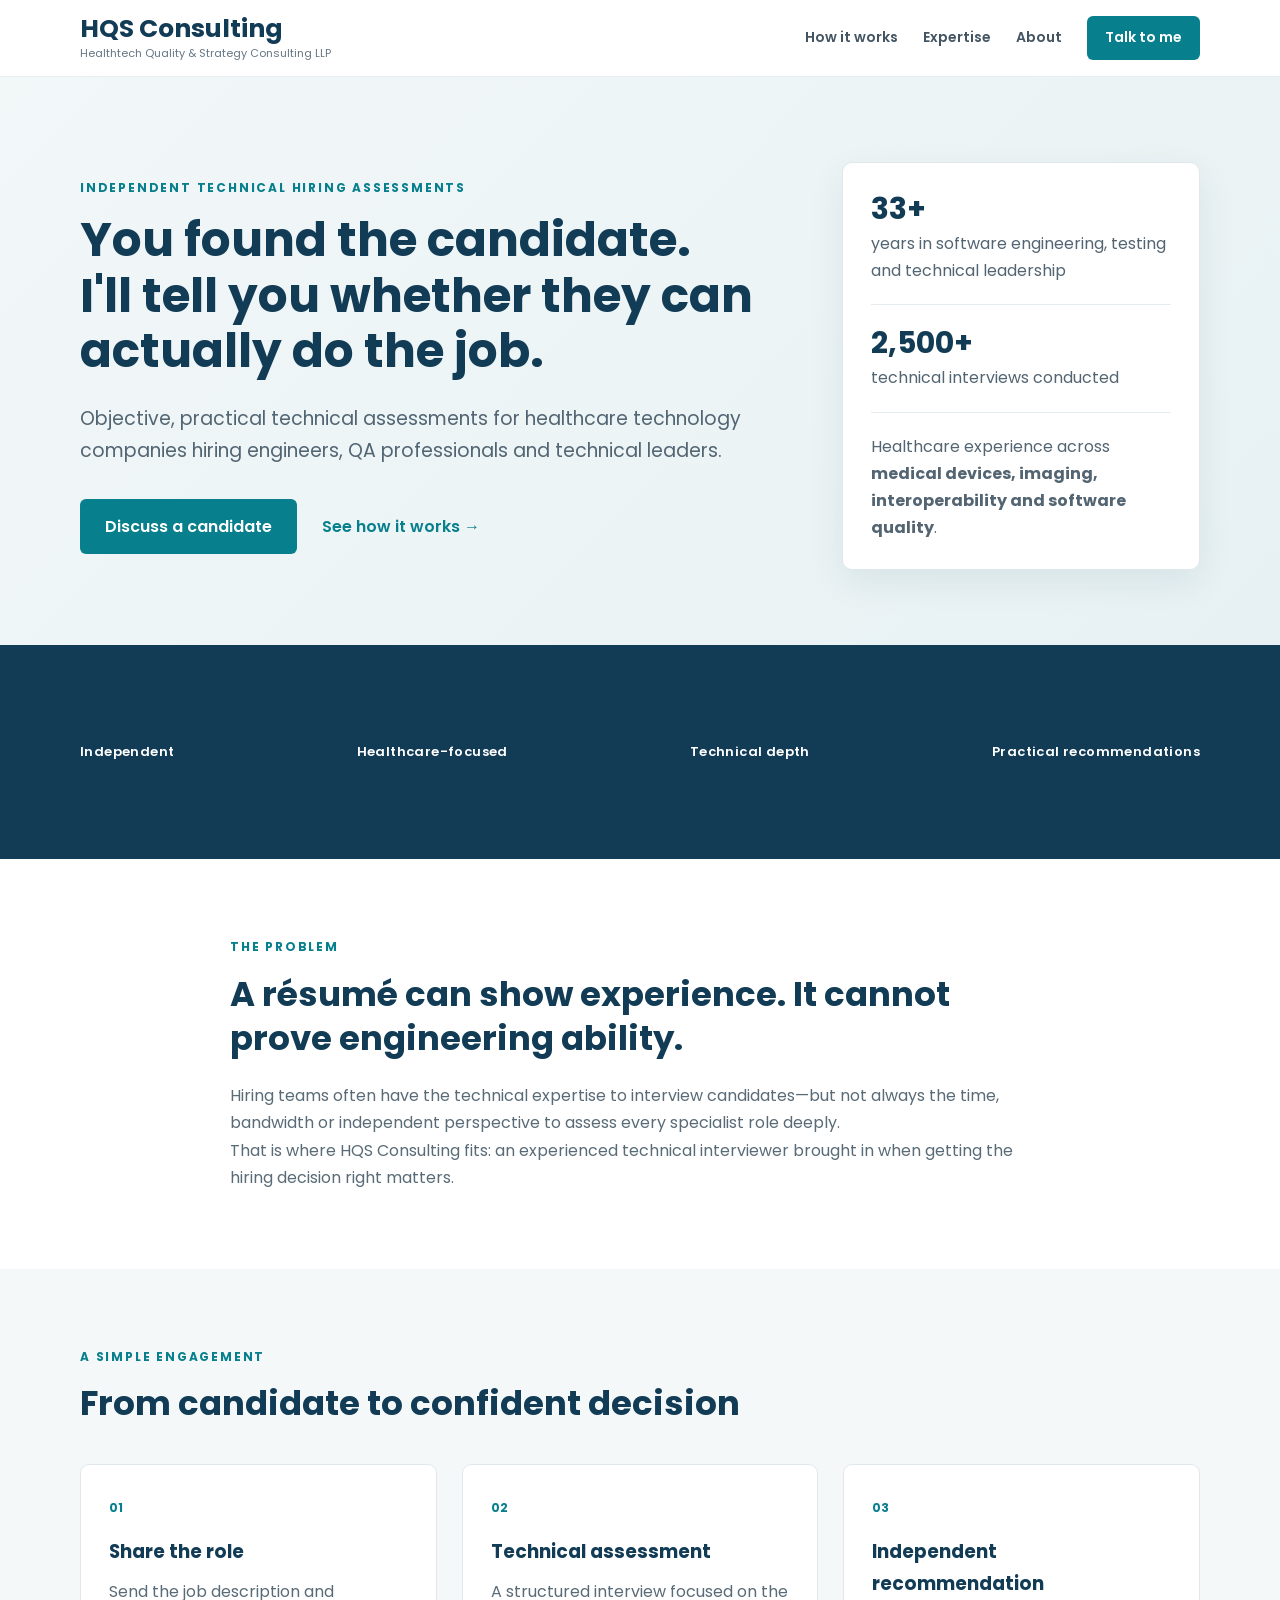
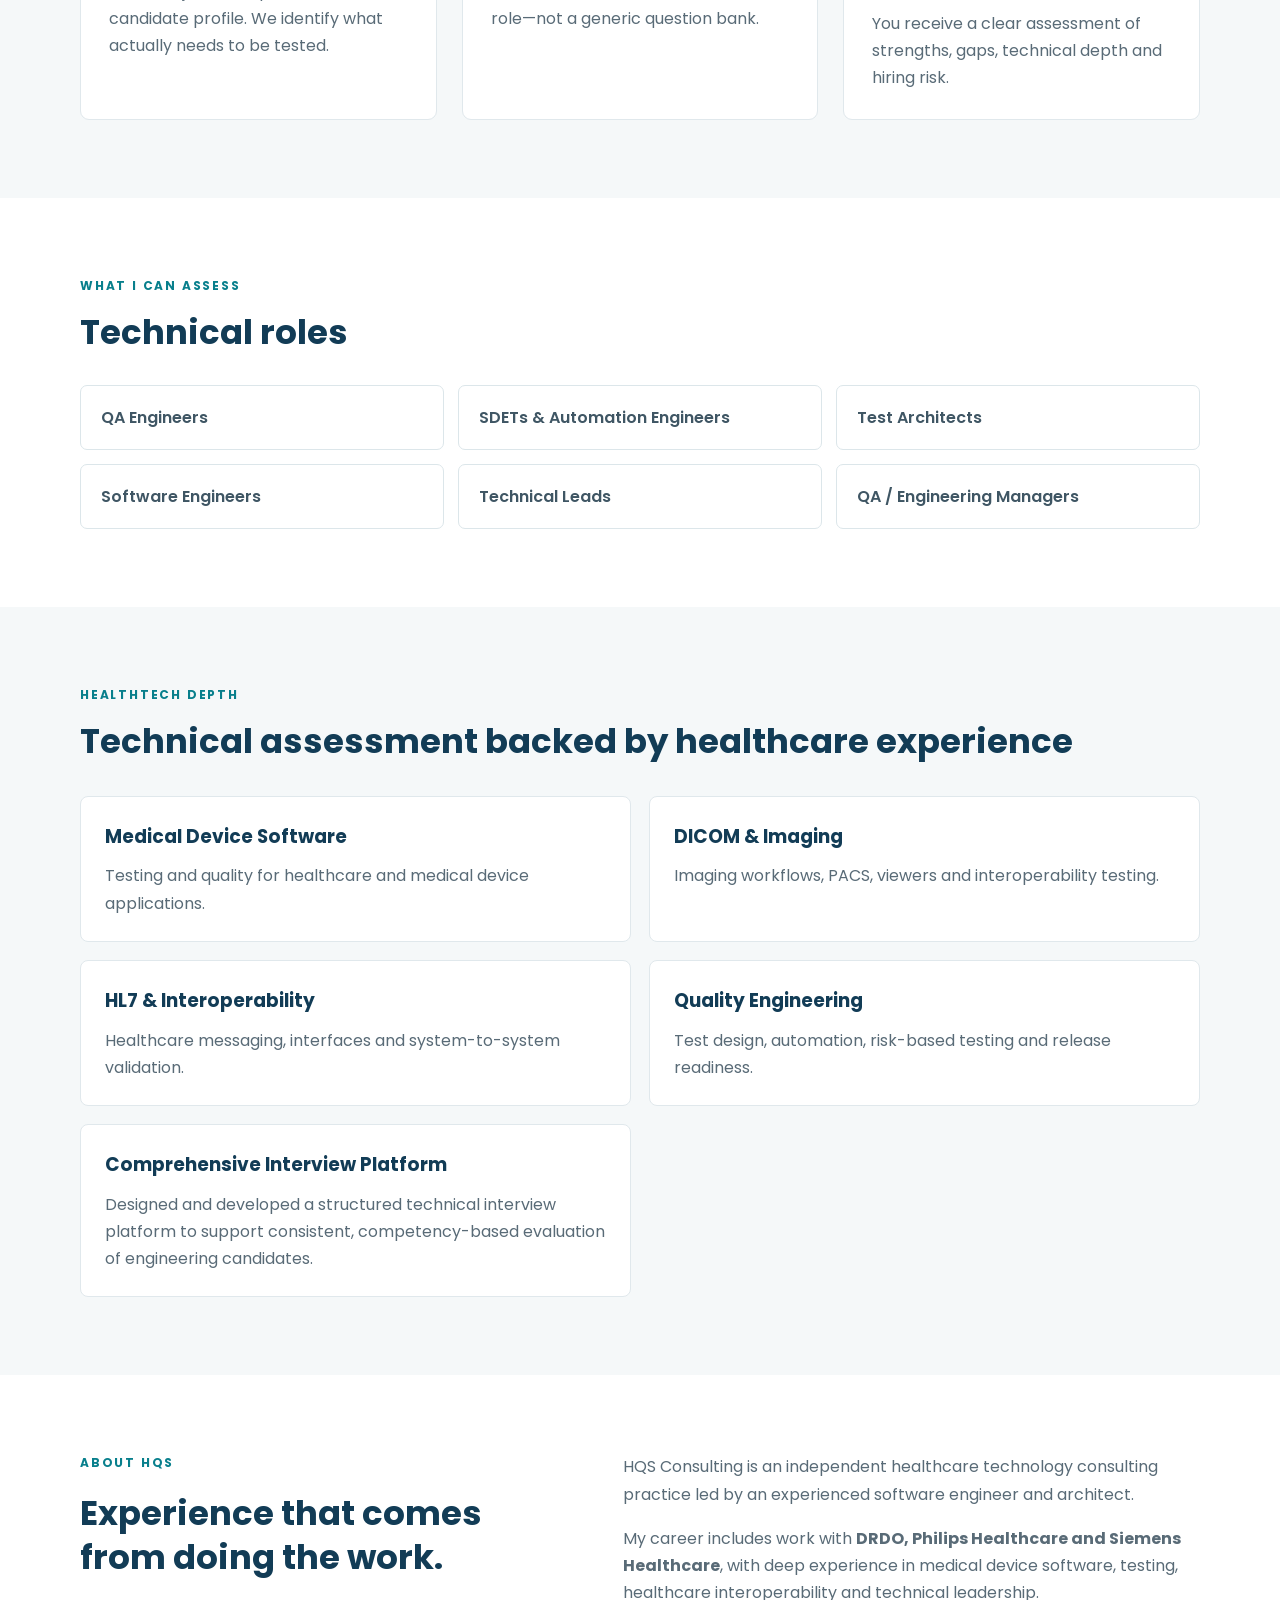
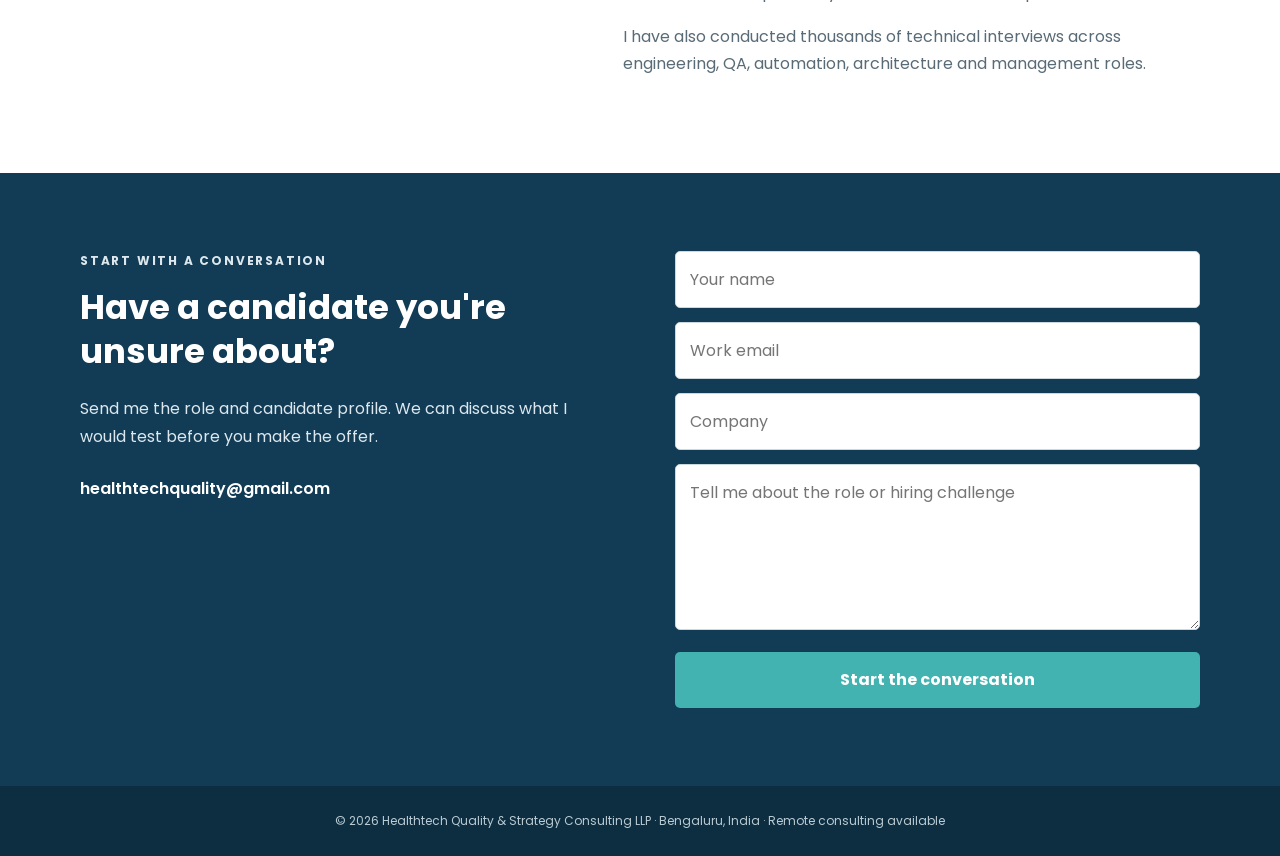
<file: index.html>
<!DOCTYPE html>
<html lang="en">
<head>
<meta charset="UTF-8">
<meta name="viewport" content="width=device-width, initial-scale=1.0">
<title>HQS Consulting | Independent Technical Hiring Assessments for HealthTech</title>
<meta name="description" content="Independent technical hiring assessments for healthcare technology companies. Objective evaluation of QA, SDET, automation, software engineering and technical leadership candidates.">
<link rel="stylesheet" href="css/style.css">
<link rel="icon" type="image/svg+xml" href="favicon.svg">
<link rel="preconnect" href="https://fonts.googleapis.com">
<link rel="preconnect" href="https://fonts.gstatic.com" crossorigin>
<link href="https://fonts.googleapis.com/css2?family=Poppins:wght@400;500;600;700&display=swap" rel="stylesheet">
</head>
<body>
<header>
<div class="container nav-wrap">
<div class="logo"><a href="#top">HQS Consulting</a><span>Healthtech Quality & Strategy Consulting LLP</span></div>
<nav><a href="#how">How it works</a><a href="#expertise">Expertise</a><a href="#about">About</a><a class="nav-cta" href="#contact">Talk to me</a></nav>
</div>
</header>
<main id="top">
<section class="hero">
<div class="container hero-grid">
<div>
<p class="eyebrow">INDEPENDENT TECHNICAL HIRING ASSESSMENTS</p>
<h1>You found the candidate.<br><strong>I'll tell you whether they can actually do the job.</strong></h1>
<p class="lead">Objective, practical technical assessments for healthcare technology companies hiring engineers, QA professionals and technical leaders.</p>
<div class="actions"><a class="button" href="#contact">Discuss a candidate</a><a class="text-link" href="#how">See how it works →</a></div>
</div>
<div class="proof-card">
<div class="proof-number">33+</div><div>years in software engineering, testing and technical leadership</div>
<hr>
<div class="proof-number">2,500+</div><div>technical interviews conducted</div>
<hr>
<div>Healthcare experience across <strong>medical devices, imaging, interoperability and software quality</strong>.</div>
</div>
</div>
</section>
<section class="trust">
<div class="container trust-row"><span>Independent</span><span>Healthcare-focused</span><span>Technical depth</span><span>Practical recommendations</span></div>
</section>
<section id="problem">
<div class="container narrow">
<p class="eyebrow">THE PROBLEM</p>
<h2>A résumé can show experience. It cannot prove engineering ability.</h2>
<p>Hiring teams often have the technical expertise to interview candidates—but not always the time, bandwidth or independent perspective to assess every specialist role deeply.</p>
<p>That is where HQS Consulting fits: an experienced technical interviewer brought in when getting the hiring decision right matters.</p>
</div>
</section>
<section id="how" class="soft">
<div class="container">
<p class="eyebrow">A SIMPLE ENGAGEMENT</p><h2>From candidate to confident decision</h2>
<div class="steps">
<div class="step"><span>01</span><h3>Share the role</h3><p>Send the job description and candidate profile. We identify what actually needs to be tested.</p></div>
<div class="step"><span>02</span><h3>Technical assessment</h3><p>A structured interview focused on the role—not a generic question bank.</p></div>
<div class="step"><span>03</span><h3>Independent recommendation</h3><p>You receive a clear assessment of strengths, gaps, technical depth and hiring risk.</p></div>
</div>
</div>
</section>
<section id="roles">
<div class="container">
<p class="eyebrow">WHAT I CAN ASSESS</p><h2>Technical roles</h2>
<div class="role-grid">
<div>QA Engineers</div><div>SDETs & Automation Engineers</div><div>Test Architects</div><div>Software Engineers</div><div>Technical Leads</div><div>QA / Engineering Managers</div>
</div>
</div>
</section>
<section id="expertise" class="soft">
<div class="container">
<p class="eyebrow">HEALTHTECH DEPTH</p><h2>Technical assessment backed by healthcare experience</h2>
<div class="expertise-grid">
<div><h3>Medical Device Software</h3><p>Testing and quality for healthcare and medical device applications.</p></div>
<div><h3>DICOM & Imaging</h3><p>Imaging workflows, PACS, viewers and interoperability testing.</p></div>
<div><h3>HL7 & Interoperability</h3><p>Healthcare messaging, interfaces and system-to-system validation.</p></div>
<div><h3>Quality Engineering</h3><p>Test design, automation, risk-based testing and release readiness.</p></div>
<div><h3>Comprehensive Interview Platform</h3><p>Designed and developed a structured technical interview platform to support consistent, competency-based evaluation of engineering candidates.</p></div>
</div>
</div>
</section>
<section id="about">
<div class="container about-grid">
<div><p class="eyebrow">ABOUT HQS</p><h2>Experience that comes from doing the work.</h2></div>
<div><p>HQS Consulting is an independent healthcare technology consulting practice led by an experienced software engineer and architect.</p><p>My career includes work with <strong>DRDO, Philips Healthcare and Siemens Healthcare</strong>, with deep experience in medical device software, testing, healthcare interoperability and technical leadership.</p><p>I have also conducted thousands of technical interviews across engineering, QA, automation, architecture and management roles.</p></div>
</div>
</section>
<section id="contact" class="contact-section">
<div class="container contact-grid">
<div><p class="eyebrow">START WITH A CONVERSATION</p><h2>Have a candidate you're unsure about?</h2><p>Send me the role and candidate profile. We can discuss what I would test before you make the offer.</p><p class="email">healthtechquality@gmail.com</p></div>
<form action="https://formspree.io/f/mrewraya" method="POST"><input type="text" name="name" placeholder="Your name" required><input type="email" name="email" placeholder="Work email" required><input type="text" name="company" placeholder="Company"><textarea name="message" rows="5" placeholder="Tell me about the role or hiring challenge" required></textarea><button type="submit">Start the conversation</button></form>
</div>
</section>
</main>
<footer><div class="container"><p>© 2026 Healthtech Quality & Strategy Consulting LLP · Bengaluru, India · Remote consulting available</p></div></footer>
<script src="js/main.js"></script>
</body>
</html>
</file>
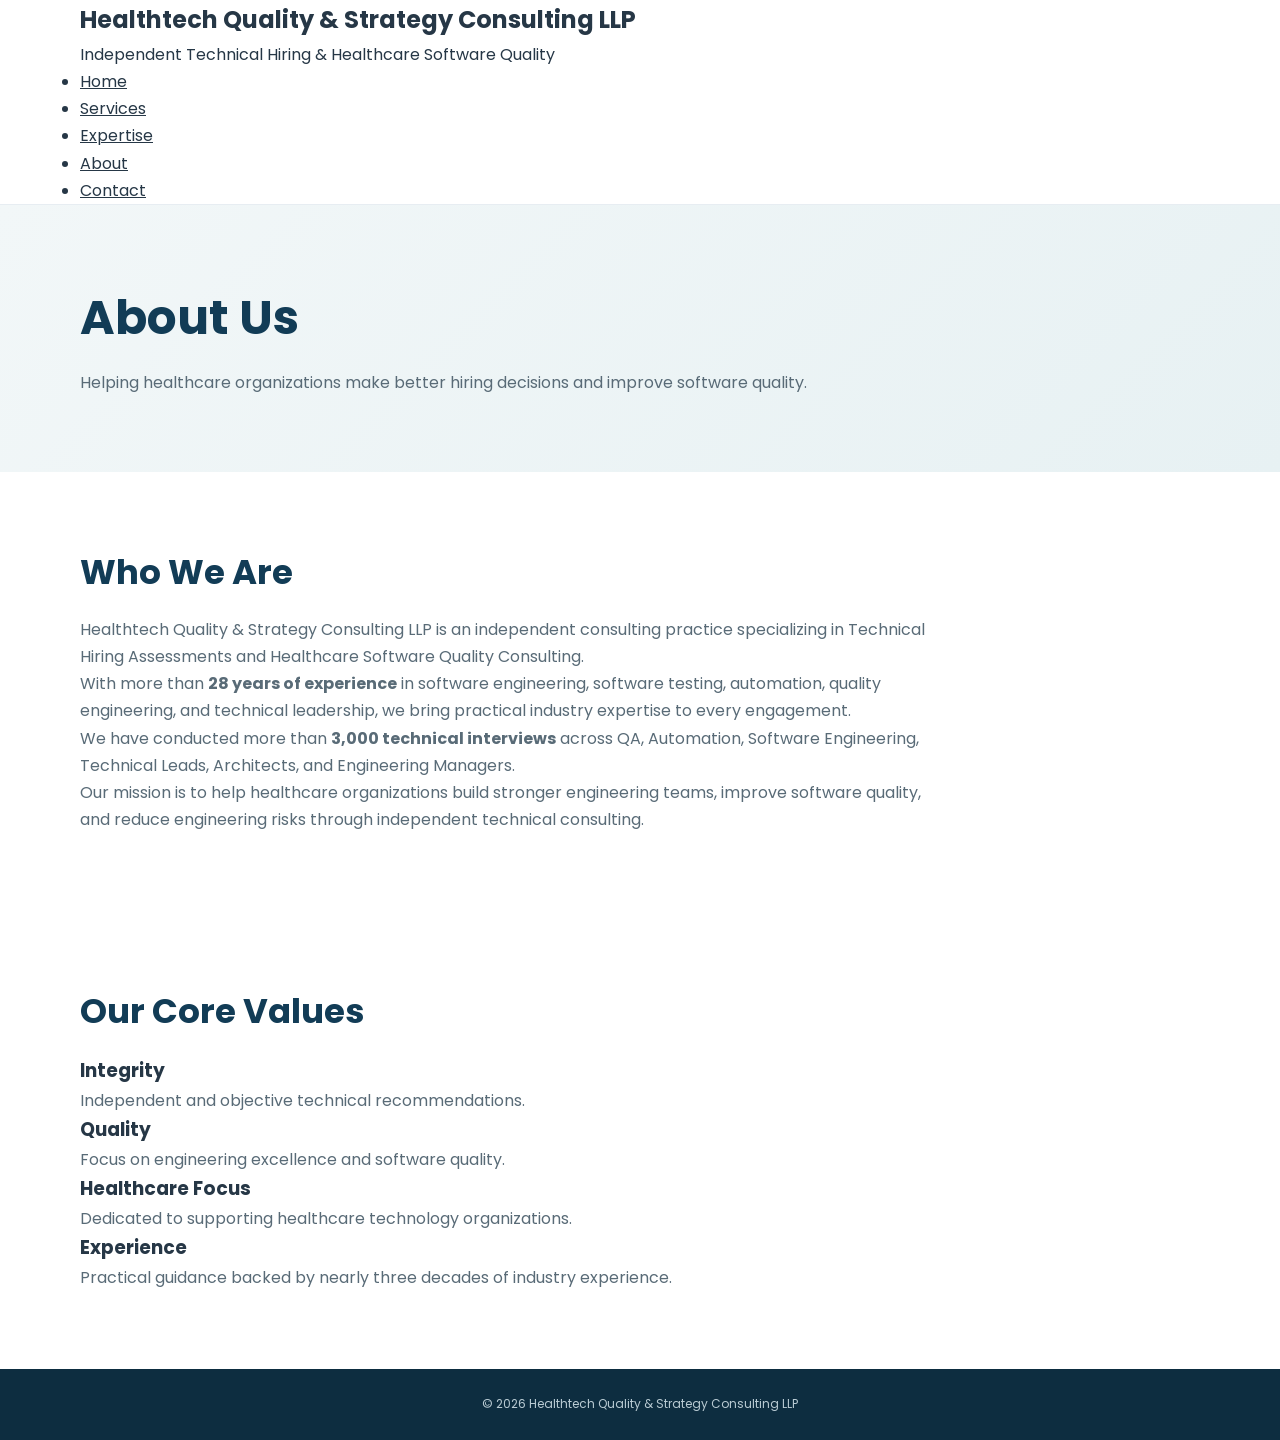
<file: about.html>
<!DOCTYPE html>
<html lang="en">

<head>

<meta charset="UTF-8">
<meta name="viewport" content="width=device-width, initial-scale=1.0">

<title>About | Healthtech Quality & Strategy Consulting LLP</title>

<meta name="description"
content="Learn about Healthtech Quality & Strategy Consulting LLP — 28+ years of software engineering experience and 3,000+ technical interviews, helping healthcare organizations hire better and improve software quality.">

<link rel="stylesheet" href="css/style.css">

<link rel="icon" type="image/svg+xml" href="favicon.svg">

<link rel="preconnect" href="https://fonts.googleapis.com">

<link rel="preconnect" href="https://fonts.gstatic.com" crossorigin>

<link href="https://fonts.googleapis.com/css2?family=Poppins:wght@300;400;500;600;700&display=swap" rel="stylesheet">

</head>

<body>

<header>

<div class="container">

<div class="logo">

<h2>Healthtech Quality & Strategy Consulting LLP</h2>

<p>Independent Technical Hiring & Healthcare Software Quality</p>

</div>

<nav>

<ul>

<li><a href="index.html">Home</a></li>
<li><a href="services.html">Services</a></li>
<li><a href="healthcare-expertise.html">Expertise</a></li>
<li><a href="about.html">About</a></li>
<li><a href="contact.html">Contact</a></li>

</ul>

</nav>

</div>

</header>

<section class="hero">

<div class="container">

<h1>About Us</h1>

<p>

Helping healthcare organizations make better hiring decisions and improve software quality.

</p>

</div>

</section>

<section>

<div class="container">

<h2>Who We Are</h2>

<p>

Healthtech Quality & Strategy Consulting LLP is an independent consulting practice specializing in Technical Hiring Assessments and Healthcare Software Quality Consulting.

</p>

<p>

With more than <strong>28 years of experience</strong> in software engineering, software testing, automation, quality engineering, and technical leadership, we bring practical industry expertise to every engagement.

</p>

<p>

We have conducted more than <strong>3,000 technical interviews</strong> across QA, Automation, Software Engineering, Technical Leads, Architects, and Engineering Managers.

</p>

<p>

Our mission is to help healthcare organizations build stronger engineering teams, improve software quality, and reduce engineering risks through independent technical consulting.

</p>

</div>

</section>

<section>

<div class="container">

<h2>Our Core Values</h2>

<div class="cards">

<div class="card">

<h3>Integrity</h3>

<p>

Independent and objective technical recommendations.

</p>

</div>

<div class="card">

<h3>Quality</h3>

<p>

Focus on engineering excellence and software quality.

</p>

</div>

<div class="card">

<h3>Healthcare Focus</h3>

<p>

Dedicated to supporting healthcare technology organizations.

</p>

</div>

<div class="card">

<h3>Experience</h3>

<p>

Practical guidance backed by nearly three decades of industry experience.

</p>

</div>

</div>

</div>

</section>

<footer>

<div class="container">

<p>

© 2026 Healthtech Quality & Strategy Consulting LLP

</p>

</div>

</footer>

<script src="js/main.js"></script>

</body>

</html>
</file>
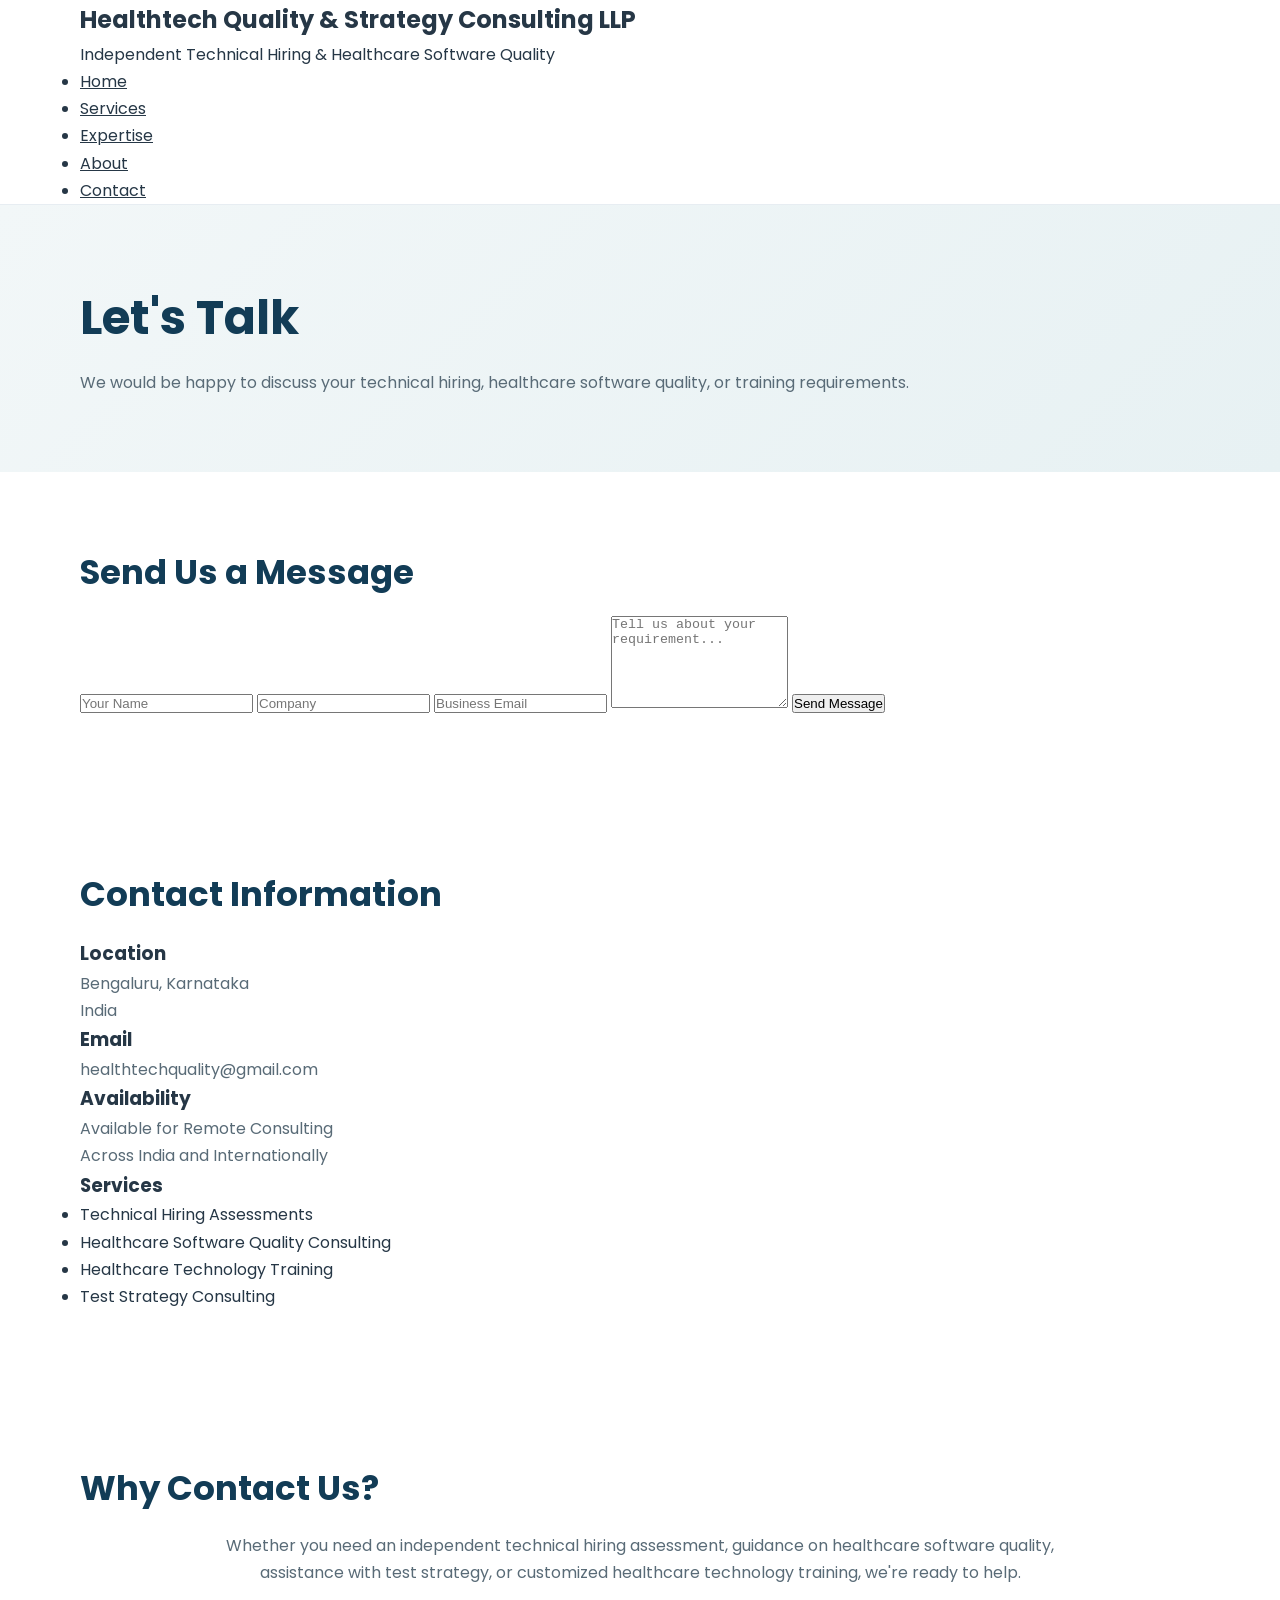
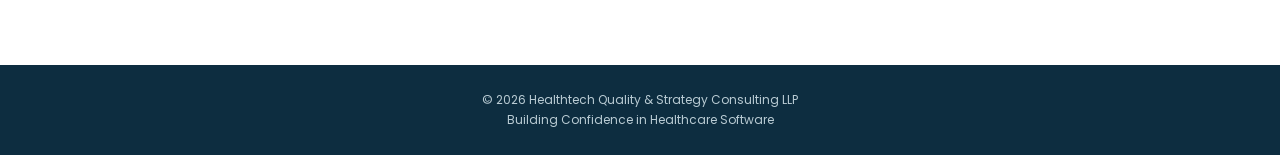
<file: contact.html>
<!DOCTYPE html>
<html lang="en">

<head>

<meta charset="UTF-8">
<meta name="viewport" content="width=device-width, initial-scale=1.0">

<title>Contact | Healthtech Quality & Strategy Consulting LLP</title>

<meta name="description"
content="Contact Healthtech Quality & Strategy Consulting LLP for independent technical hiring assessments, healthcare software quality consulting, and training. Based in Bengaluru, available remotely.">

<link rel="stylesheet" href="css/style.css">

<link rel="icon" type="image/svg+xml" href="favicon.svg">

<link rel="preconnect" href="https://fonts.googleapis.com">
<link rel="preconnect" href="https://fonts.gstatic.com" crossorigin>

<link href="https://fonts.googleapis.com/css2?family=Poppins:wght@300;400;500;600;700&display=swap" rel="stylesheet">

</head>

<body>

<header>

<div class="container">

<div class="logo">

<h2>Healthtech Quality & Strategy Consulting LLP</h2>

<p>Independent Technical Hiring & Healthcare Software Quality</p>

</div>

<nav>

<ul>

<li><a href="index.html">Home</a></li>
<li><a href="services.html">Services</a></li>
<li><a href="healthcare-expertise.html">Expertise</a></li>
<li><a href="about.html">About</a></li>
<li><a href="contact.html">Contact</a></li>

</ul>

</nav>

</div>

</header>

<section class="hero">

<div class="container">

<h1>Let's Talk</h1>

<p>

We would be happy to discuss your technical hiring, healthcare software quality, or training requirements.

</p>

</div>

</section>

<section>

<div class="container">

<h2>Send Us a Message</h2>

<form action="https://formspree.io/f/mrewraya" method="POST">

<input
type="text"
name="name"
placeholder="Your Name"
required>

<input
type="text"
name="company"
placeholder="Company">

<input
type="email"
name="email"
placeholder="Business Email"
required>

<textarea
name="message"
rows="6"
placeholder="Tell us about your requirement..."
required></textarea>

<button type="submit">

Send Message

</button>

</form>

</div>

</section>

<section>

<div class="container">

<h2>Contact Information</h2>

<div class="cards">

<div class="card">

<h3>Location</h3>

<p>

Bengaluru, Karnataka<br>
India

</p>

</div>

<div class="card">

<h3>Email</h3>

<p>

healthtechquality@gmail.com

</p>

</div>

<div class="card">

<h3>Availability</h3>

<p>

Available for Remote Consulting<br>

Across India and Internationally

</p>

</div>

<div class="card">

<h3>Services</h3>

<ul>

<li>Technical Hiring Assessments</li>

<li>Healthcare Software Quality Consulting</li>

<li>Healthcare Technology Training</li>

<li>Test Strategy Consulting</li>

</ul>

</div>

</div>

</div>

</section>

<section>

<div class="container">

<h2>Why Contact Us?</h2>

<p style="text-align:center;max-width:850px;margin:auto;">

Whether you need an independent technical hiring assessment, guidance on healthcare software quality, assistance with test strategy, or customized healthcare technology training, we're ready to help.

</p>

</div>

</section>

<footer>

<div class="container">

<p>

© 2026 Healthtech Quality & Strategy Consulting LLP

</p>

<p>

Building Confidence in Healthcare Software

</p>

</div>

</footer>

<script src="js/main.js"></script>

</body>

</html>
</file>
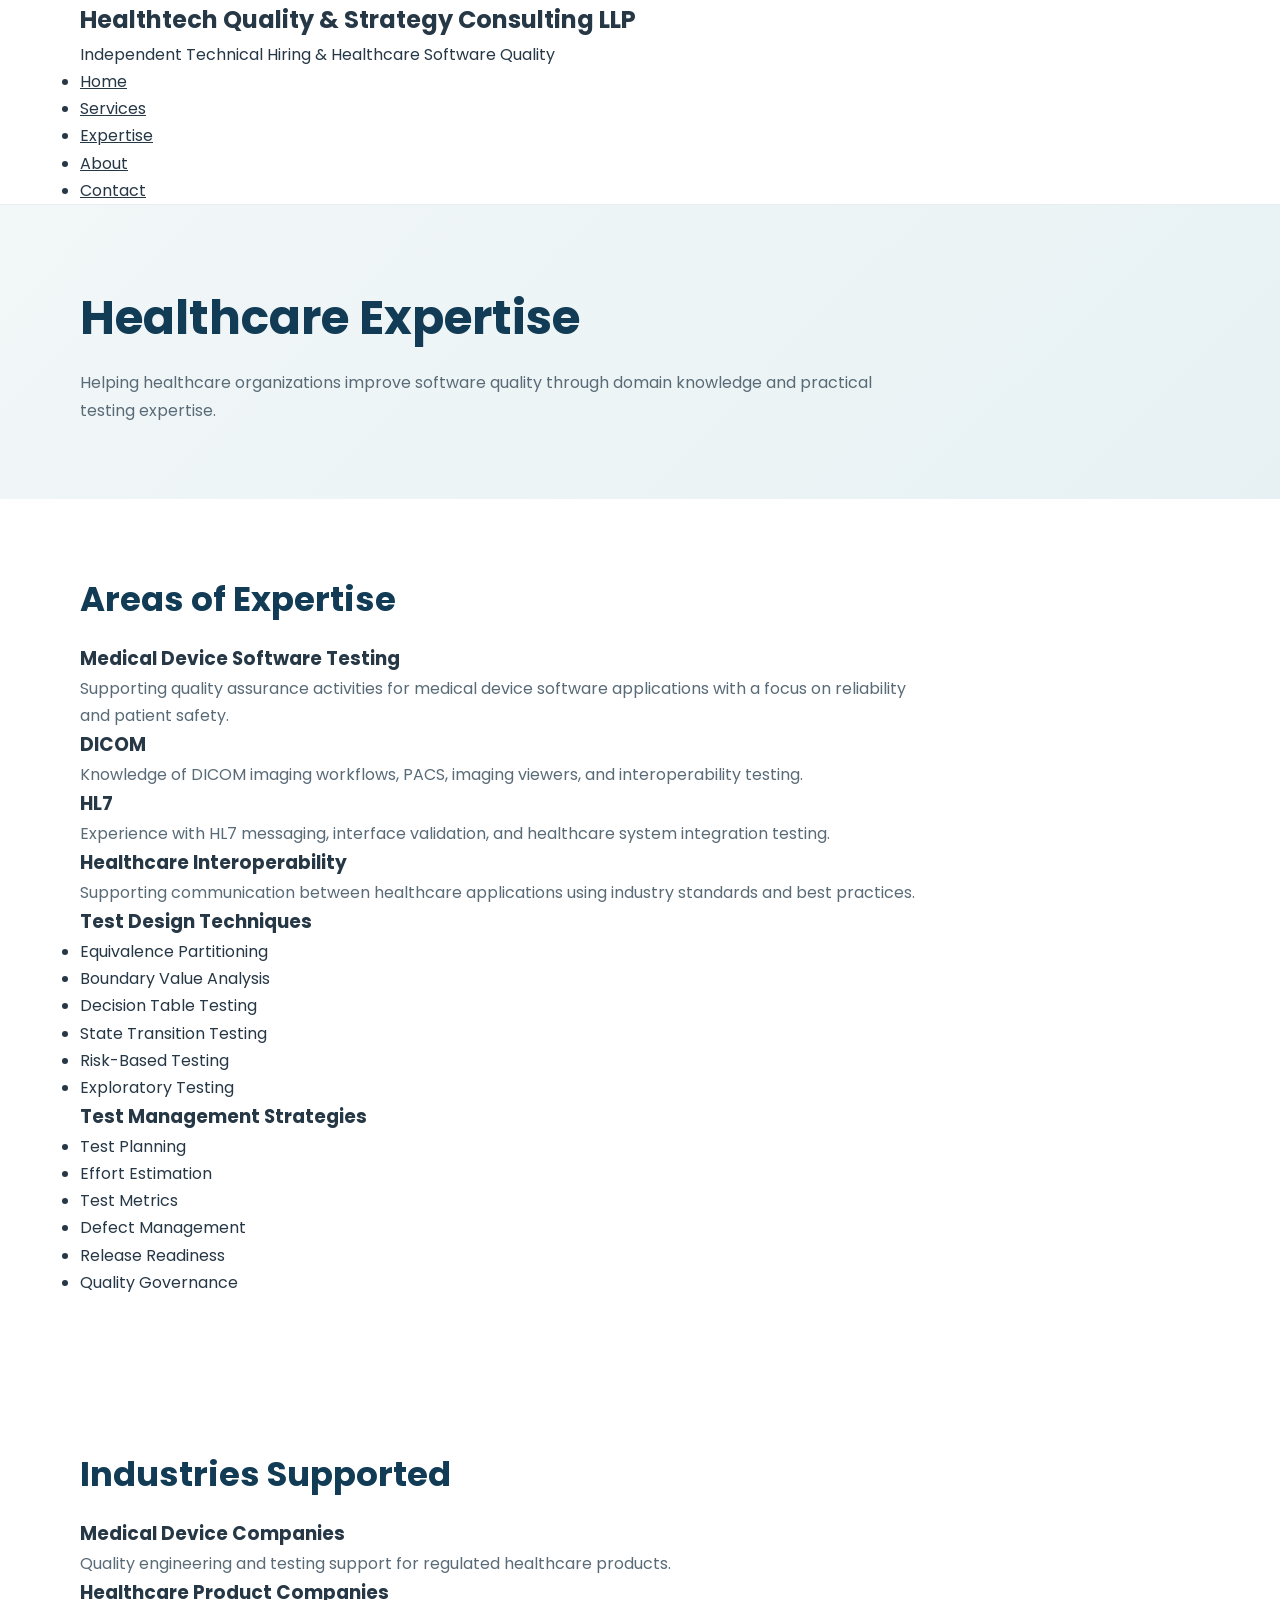
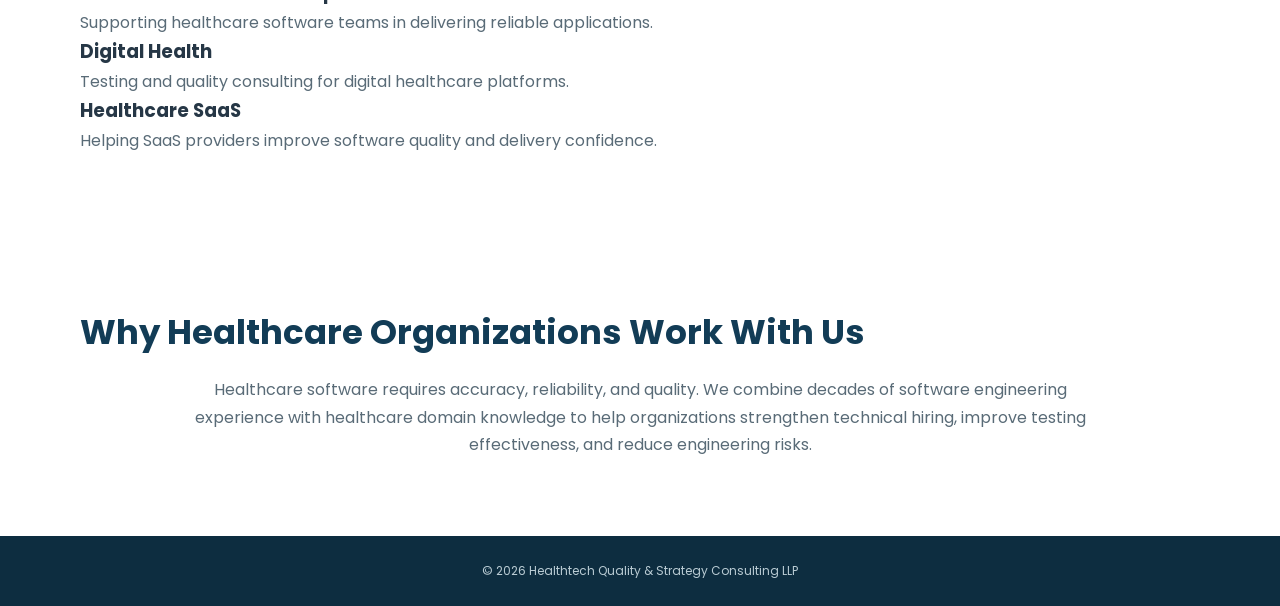
<file: healthcare-expertise.html>
<!DOCTYPE html>
<html lang="en">

<head>

<meta charset="UTF-8">
<meta name="viewport" content="width=device-width, initial-scale=1.0">

<title>Healthcare Expertise | Healthtech Quality & Strategy Consulting LLP</title>

<meta name="description"
content="Healthcare domain expertise in medical device testing, DICOM, HL7, healthcare interoperability, and test design and management strategies for healthcare software teams.">

<link rel="stylesheet" href="css/style.css">

<link rel="icon" type="image/svg+xml" href="favicon.svg">

<link rel="preconnect" href="https://fonts.googleapis.com">

<link rel="preconnect" href="https://fonts.gstatic.com" crossorigin>

<link href="https://fonts.googleapis.com/css2?family=Poppins:wght@300;400;500;600;700&display=swap" rel="stylesheet">

</head>

<body>

<header>

<div class="container">

<div class="logo">

<h2>Healthtech Quality & Strategy Consulting LLP</h2>

<p>Independent Technical Hiring & Healthcare Software Quality</p>

</div>

<nav>

<ul>

<li><a href="index.html">Home</a></li>
<li><a href="services.html">Services</a></li>
<li><a href="healthcare-expertise.html">Expertise</a></li>
<li><a href="about.html">About</a></li>
<li><a href="contact.html">Contact</a></li>

</ul>

</nav>

</div>

</header>

<section class="hero">

<div class="container">

<h1>Healthcare Expertise</h1>

<p>

Helping healthcare organizations improve software quality through domain knowledge and practical testing expertise.

</p>

</div>

</section>

<section>

<div class="container">

<h2>Areas of Expertise</h2>

<div class="cards">

<div class="card">

<h3>Medical Device Software Testing</h3>

<p>

Supporting quality assurance activities for medical device software applications with a focus on reliability and patient safety.

</p>

</div>

<div class="card">

<h3>DICOM</h3>

<p>

Knowledge of DICOM imaging workflows, PACS, imaging viewers, and interoperability testing.

</p>

</div>

<div class="card">

<h3>HL7</h3>

<p>

Experience with HL7 messaging, interface validation, and healthcare system integration testing.

</p>

</div>

<div class="card">

<h3>Healthcare Interoperability</h3>

<p>

Supporting communication between healthcare applications using industry standards and best practices.

</p>

</div>

<div class="card">

<h3>Test Design Techniques</h3>

<ul>

<li>Equivalence Partitioning</li>
<li>Boundary Value Analysis</li>
<li>Decision Table Testing</li>
<li>State Transition Testing</li>
<li>Risk-Based Testing</li>
<li>Exploratory Testing</li>

</ul>

</div>

<div class="card">

<h3>Test Management Strategies</h3>

<ul>

<li>Test Planning</li>
<li>Effort Estimation</li>
<li>Test Metrics</li>
<li>Defect Management</li>
<li>Release Readiness</li>
<li>Quality Governance</li>

</ul>

</div>

</div>

</div>

</section>

<section>

<div class="container">

<h2>Industries Supported</h2>

<div class="cards">

<div class="card">

<h3>Medical Device Companies</h3>

<p>

Quality engineering and testing support for regulated healthcare products.

</p>

</div>

<div class="card">

<h3>Healthcare Product Companies</h3>

<p>

Supporting healthcare software teams in delivering reliable applications.

</p>

</div>

<div class="card">

<h3>Digital Health</h3>

<p>

Testing and quality consulting for digital healthcare platforms.

</p>

</div>

<div class="card">

<h3>Healthcare SaaS</h3>

<p>

Helping SaaS providers improve software quality and delivery confidence.

</p>

</div>

</div>

</div>

</section>

<section>

<div class="container">

<h2>Why Healthcare Organizations Work With Us</h2>

<p style="text-align:center;max-width:900px;margin:auto;">

Healthcare software requires accuracy, reliability, and quality. We combine decades of software engineering experience with healthcare domain knowledge to help organizations strengthen technical hiring, improve testing effectiveness, and reduce engineering risks.

</p>

</div>

</section>

<footer>

<div class="container">

<p>

© 2026 Healthtech Quality & Strategy Consulting LLP

</p>

</div>

</footer>

<script src="js/main.js"></script>

</body>

</html>
</file>
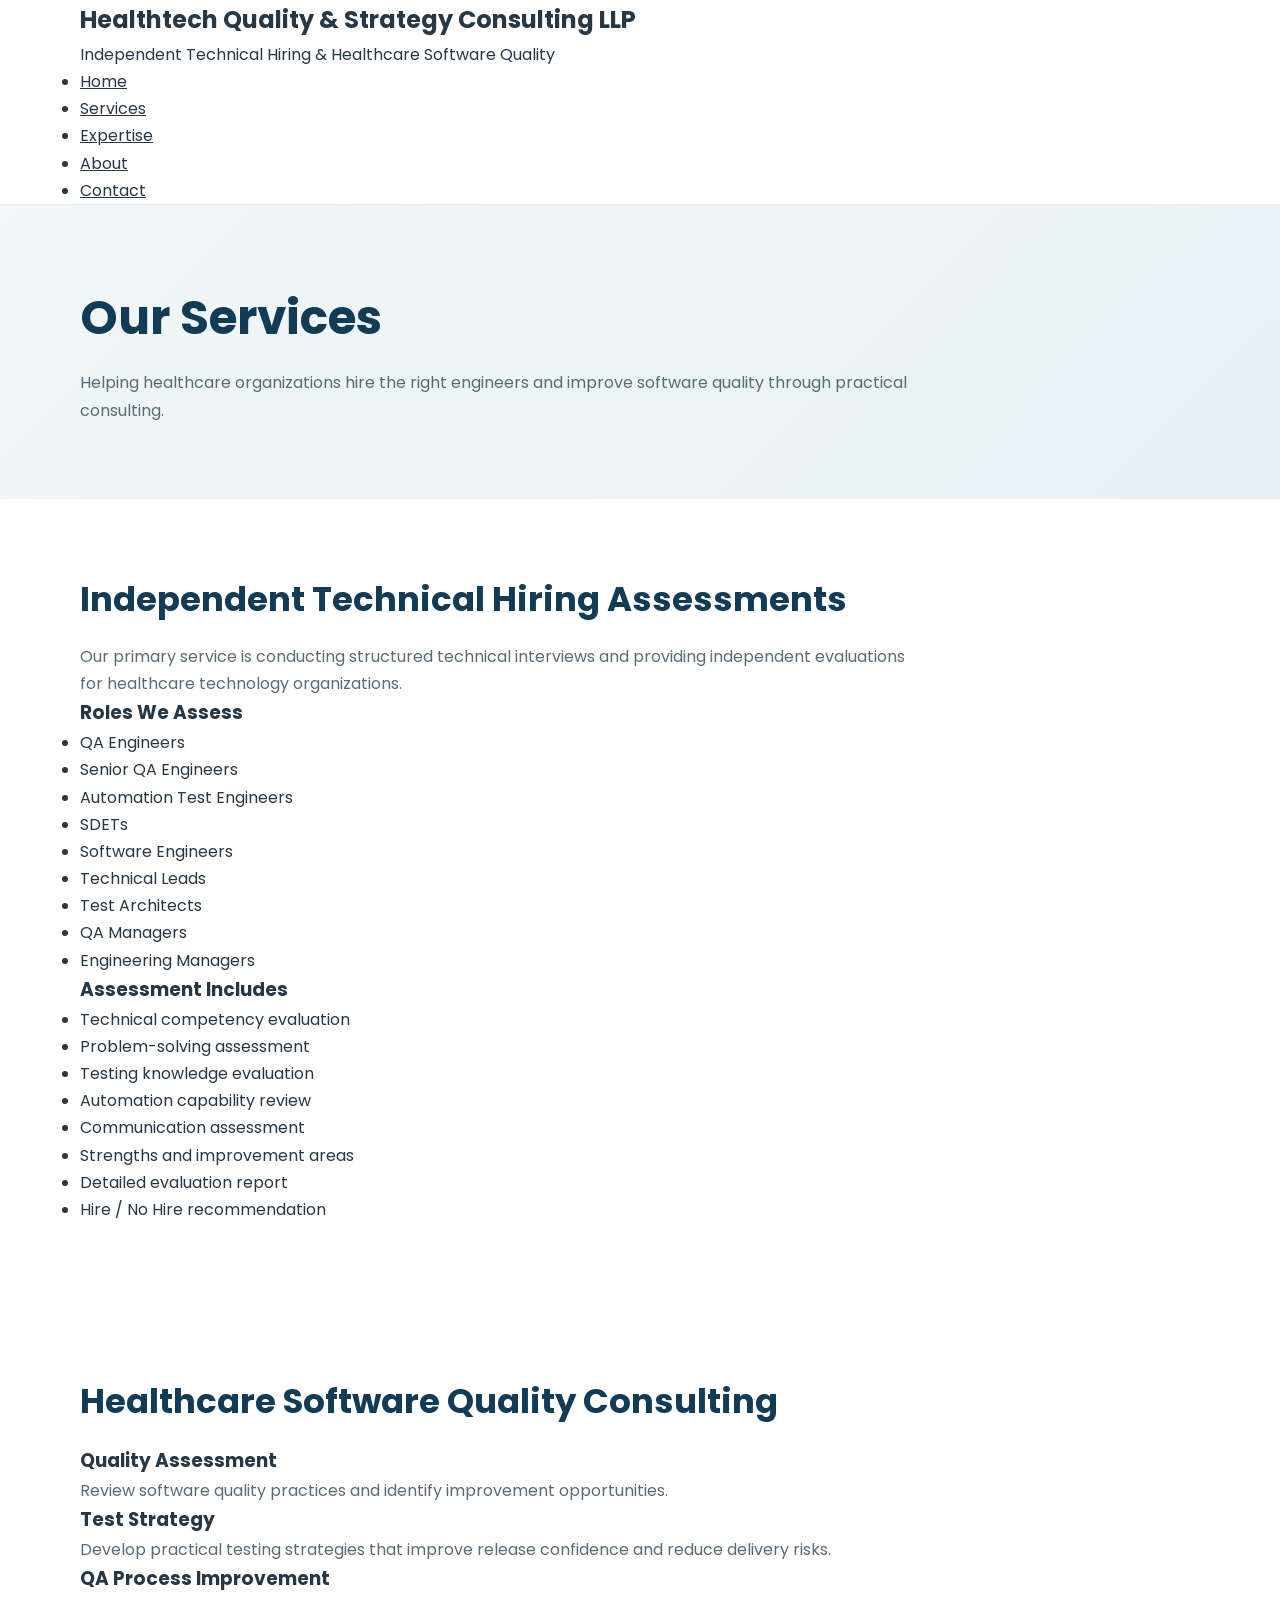
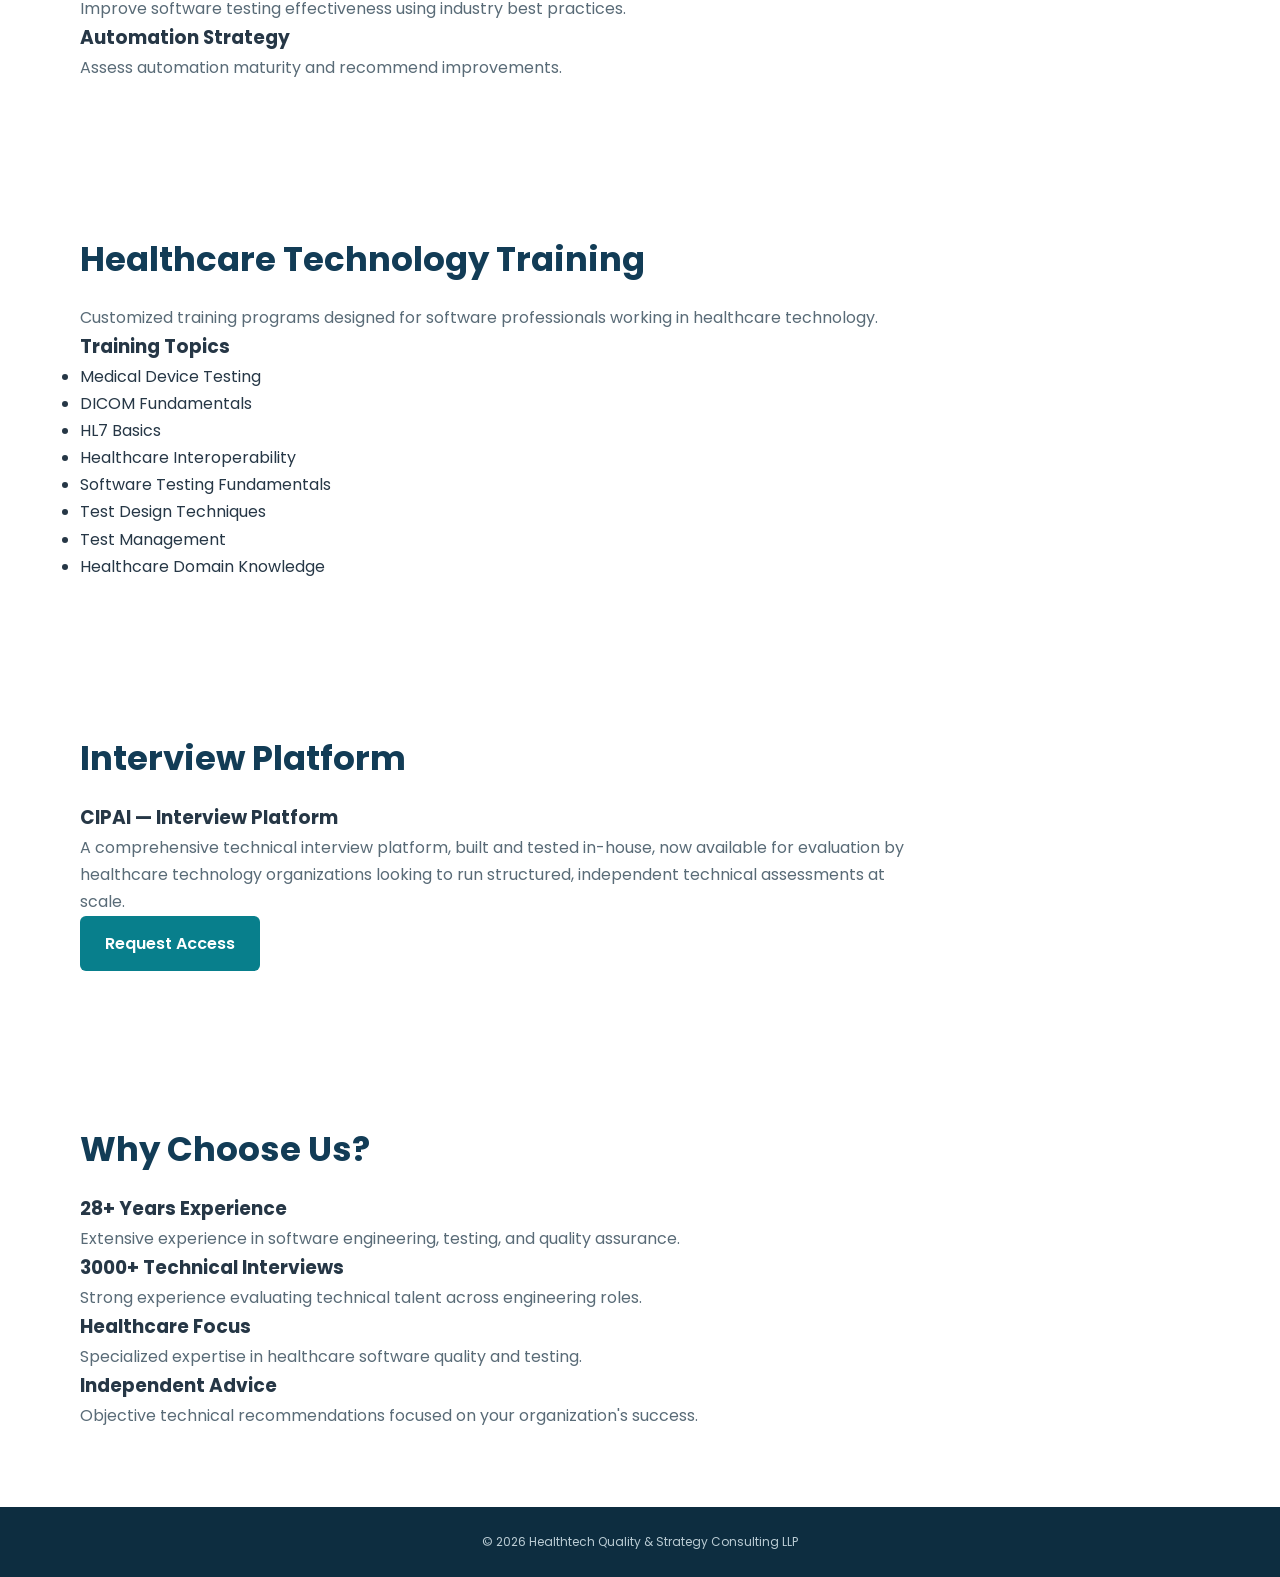
<file: services.html>
<!DOCTYPE html>
<html lang="en">

<head>

<meta charset="UTF-8">
<meta name="viewport" content="width=device-width, initial-scale=1.0">

<title>Services | Healthtech Quality & Strategy Consulting LLP</title>

<meta name="description"
content="Independent technical hiring assessments, healthcare software quality consulting, test strategy consulting, and healthcare technology training for HealthTech organizations.">

<link rel="stylesheet" href="css/style.css">

<link rel="icon" type="image/svg+xml" href="favicon.svg">

<link rel="preconnect" href="https://fonts.googleapis.com">
<link rel="preconnect" href="https://fonts.gstatic.com" crossorigin>

<link href="https://fonts.googleapis.com/css2?family=Poppins:wght@300;400;500;600;700&display=swap" rel="stylesheet">

</head>

<body>

<header>

<div class="container">

<div class="logo">
<h2>Healthtech Quality & Strategy Consulting LLP</h2>
<p>Independent Technical Hiring & Healthcare Software Quality</p>
</div>

<nav>

<ul>
<li><a href="index.html">Home</a></li>
<li><a href="services.html">Services</a></li>
<li><a href="healthcare-expertise.html">Expertise</a></li>
<li><a href="about.html">About</a></li>
<li><a href="contact.html">Contact</a></li>
</ul>

</nav>

</div>

</header>

<section class="hero">

<div class="container">

<h1>Our Services</h1>

<p>

Helping healthcare organizations hire the right engineers and improve software quality through practical consulting.

</p>

</div>

</section>

<section>

<div class="container">

<h2>Independent Technical Hiring Assessments</h2>

<p>

Our primary service is conducting structured technical interviews and providing independent evaluations for healthcare technology organizations.

</p>

<div class="cards">

<div class="card">

<h3>Roles We Assess</h3>

<ul>

<li>QA Engineers</li>

<li>Senior QA Engineers</li>

<li>Automation Test Engineers</li>

<li>SDETs</li>

<li>Software Engineers</li>

<li>Technical Leads</li>

<li>Test Architects</li>

<li>QA Managers</li>

<li>Engineering Managers</li>

</ul>

</div>

<div class="card">

<h3>Assessment Includes</h3>

<ul>

<li>Technical competency evaluation</li>

<li>Problem-solving assessment</li>

<li>Testing knowledge evaluation</li>

<li>Automation capability review</li>

<li>Communication assessment</li>

<li>Strengths and improvement areas</li>

<li>Detailed evaluation report</li>

<li>Hire / No Hire recommendation</li>

</ul>

</div>

</div>

</div>

</section>

<section>

<div class="container">

<h2>Healthcare Software Quality Consulting</h2>

<div class="cards">

<div class="card">

<h3>Quality Assessment</h3>

<p>

Review software quality practices and identify improvement opportunities.

</p>

</div>

<div class="card">

<h3>Test Strategy</h3>

<p>

Develop practical testing strategies that improve release confidence and reduce delivery risks.

</p>

</div>

<div class="card">

<h3>QA Process Improvement</h3>

<p>

Improve software testing effectiveness using industry best practices.

</p>

</div>

<div class="card">

<h3>Automation Strategy</h3>

<p>

Assess automation maturity and recommend improvements.

</p>

</div>

</div>

</div>

</section>

<section>

<div class="container">

<h2>Healthcare Technology Training</h2>

<p>

Customized training programs designed for software professionals working in healthcare technology.

</p>

<div class="cards">

<div class="card">

<h3>Training Topics</h3>

<ul>

<li>Medical Device Testing</li>

<li>DICOM Fundamentals</li>

<li>HL7 Basics</li>

<li>Healthcare Interoperability</li>

<li>Software Testing Fundamentals</li>

<li>Test Design Techniques</li>

<li>Test Management</li>

<li>Healthcare Domain Knowledge</li>

</ul>

</div>

</div>

</div>

</section>

<section>

<div class="container">

<h2>Interview Platform</h2>

<div class="cards">

<div class="card">

<h3>CIPAI — Interview Platform</h3>

<p>

A comprehensive technical interview platform, built and tested in-house, now available for evaluation by healthcare technology organizations looking to run structured, independent technical assessments at scale.

</p>

<a href="contact.html" class="button">Request Access</a>

</div>

</div>

</div>

</section>

<section>

<div class="container">

<h2>Why Choose Us?</h2>

<div class="cards">

<div class="card">

<h3>28+ Years Experience</h3>

<p>

Extensive experience in software engineering, testing, and quality assurance.

</p>

</div>

<div class="card">

<h3>3000+ Technical Interviews</h3>

<p>

Strong experience evaluating technical talent across engineering roles.

</p>

</div>

<div class="card">

<h3>Healthcare Focus</h3>

<p>

Specialized expertise in healthcare software quality and testing.

</p>

</div>

<div class="card">

<h3>Independent Advice</h3>

<p>

Objective technical recommendations focused on your organization's success.

</p>

</div>

</div>

</div>

</section>

<footer>

<div class="container">

<p>

© 2026 Healthtech Quality & Strategy Consulting LLP

</p>

</div>

</footer>

<script src="js/main.js"></script>

</body>

</html>
</file>
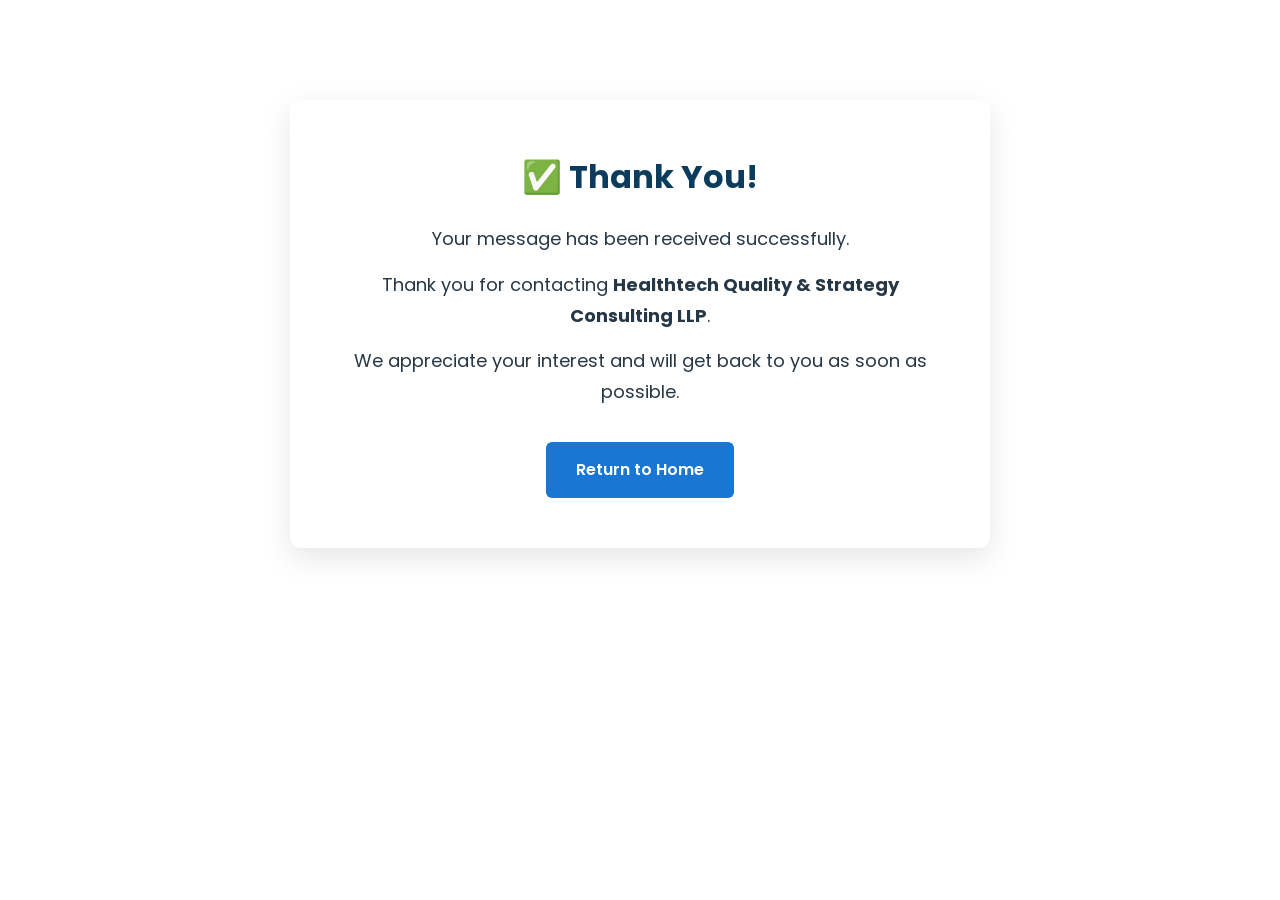
<file: thankyou.html>
<!DOCTYPE html>
<html lang="en">

<head>

<meta charset="UTF-8">

<meta name="viewport" content="width=device-width, initial-scale=1.0">

<title>Thank You | Healthtech Quality & Strategy Consulting LLP</title>

<link rel="stylesheet" href="css/style.css">

<link rel="icon" type="image/svg+xml" href="favicon.svg">

<link rel="preconnect" href="https://fonts.googleapis.com">

<link rel="preconnect" href="https://fonts.gstatic.com" crossorigin>

<link href="https://fonts.googleapis.com/css2?family=Poppins:wght@300;400;500;600;700&display=swap" rel="stylesheet">

<style>

.success{

    max-width:700px;

    margin:100px auto;

    background:white;

    padding:50px;

    text-align:center;

    border-radius:10px;

    box-shadow:0 10px 30px rgba(0,0,0,.1);

}

.success h1{

    color:#0B3C5D;

    margin-bottom:20px;

}

.success p{

    margin-bottom:15px;

    font-size:18px;

}

.button{

    display:inline-block;

    margin-top:20px;

    padding:14px 30px;

    background:#1976D2;

    color:white;

    text-decoration:none;

    border-radius:6px;

    transition:.3s;

}

.button:hover{

    background:#125ea8;

}

</style>

</head>

<body>

<div class="success">

<h1>✅ Thank You!</h1>

<p>

Your message has been received successfully.

</p>

<p>

Thank you for contacting <strong>Healthtech Quality & Strategy Consulting LLP</strong>.

</p>

<p>

We appreciate your interest and will get back to you as soon as possible.

</p>

<a href="index.html" class="button">

Return to Home

</a>

</div>

</body>

</html>
</file>
<file: css/style.css>
*{margin:0;padding:0;box-sizing:border-box}html{scroll-behavior:smooth}body{font-family:'Poppins',sans-serif;color:#263746;background:#fff;line-height:1.7}a{color:inherit}.container{width:90%;max-width:1120px;margin:auto}.narrow{max-width:820px}header{position:sticky;top:0;z-index:1000;background:#fff;border-bottom:1px solid #e7edf2}.nav-wrap{min-height:76px;display:flex;align-items:center;justify-content:space-between;gap:30px}.logo{text-decoration:none;display:flex;flex-direction:column}.logo a{font-size:25px;font-weight:700;color:#123c56;text-decoration:none;line-height:1.2}.logo span{font-size:11px;color:#667783}.nav-wrap nav{display:flex;align-items:center;gap:25px}.nav-wrap nav a{text-decoration:none;font-size:14px;font-weight:600;color:#435563}.nav-wrap nav a:hover{color:#087f8c}.nav-cta{padding:10px 18px;border-radius:6px;background:#087f8c;color:#fff!important}.hero{background:linear-gradient(135deg,#f2f7f8,#e7f1f3);padding:85px 0 75px}.hero-grid{display:grid;grid-template-columns:1.45fr .75fr;gap:70px;align-items:center}.eyebrow{font-size:12px;letter-spacing:1.8px;font-weight:700;color:#087f8c;margin-bottom:14px}.hero h1{font-size:47px;line-height:1.18;color:#123c56;margin-bottom:24px}.hero h1 strong{font-weight:700}.lead{font-size:19px;max-width:720px;color:#526573}.actions{display:flex;align-items:center;gap:25px;margin-top:32px}.button{display:inline-block;padding:14px 25px;background:#087f8c;color:#fff;text-decoration:none;border-radius:6px;font-weight:600}.button:hover{background:#066b75}.text-link{font-weight:600;color:#087f8c;text-decoration:none}.proof-card{background:#fff;border:1px solid #dfe9ed;border-radius:10px;padding:28px;box-shadow:0 12px 35px rgba(18,60,86,.08);color:#536572}.proof-number{font-size:30px;font-weight:700;color:#123c56;line-height:1.2;margin-bottom:3px}.proof-card hr{border:0;border-top:1px solid #e5ecef;margin:20px 0}.trust{background:#123c56;color:#fff}.trust-row{display:flex;justify-content:space-between;padding:18px 0;font-size:13px;font-weight:600;letter-spacing:.4px}section{padding:78px 0}section h2{font-size:34px;line-height:1.3;color:#123c56;margin-bottom:22px}section p{max-width:850px;color:#596b77}.soft{background:#f5f8f9}.steps{display:grid;grid-template-columns:repeat(3,1fr);gap:25px;margin-top:38px}.step{background:#fff;border:1px solid #e0e8ec;border-radius:9px;padding:28px}.step span{display:inline-block;font-size:12px;font-weight:700;color:#087f8c;margin-bottom:18px}.step h3,.expertise-grid h3{color:#123c56;margin-bottom:10px}.role-grid{display:grid;grid-template-columns:repeat(3,1fr);gap:14px;margin-top:30px}.role-grid div{padding:18px 20px;border:1px solid #dce6ea;border-radius:7px;background:#fff;font-weight:600;color:#3f5664}.expertise-grid{display:grid;grid-template-columns:repeat(2,1fr);gap:18px;margin-top:32px}.expertise-grid>div{padding:24px;background:#fff;border:1px solid #e0e8ec;border-radius:8px}.about-grid{display:grid;grid-template-columns:.9fr 1.1fr;gap:70px}.about-grid p{margin-bottom:17px}.contact-section{background:#123c56;color:#fff}.contact-section h2{color:#fff}.contact-section p{color:#dce8ed}.contact-grid{display:grid;grid-template-columns:1fr 1fr;gap:70px;align-items:start}.email{margin-top:25px;font-weight:600;color:#fff!important}.contact-grid form{margin:0}.contact-grid input,.contact-grid textarea{width:100%;padding:14px;margin-bottom:14px;border:1px solid #cbd8de;border-radius:5px;font:inherit;background:#fff}.contact-grid textarea{resize:vertical}.contact-grid button{width:100%;padding:14px;border:0;border-radius:5px;background:#42b3b0;color:#fff;font:inherit;font-weight:700;cursor:pointer}.contact-grid button:hover{background:#319996}footer{background:#0d2d40;color:#b9cbd3;padding:25px 0;text-align:center;font-size:12px}@media(max-width:850px){.nav-wrap{flex-direction:column;padding:16px 0}.nav-wrap nav{gap:15px;flex-wrap:wrap;justify-content:center}.hero{padding:60px 0}.hero-grid,.about-grid,.contact-grid{grid-template-columns:1fr;gap:35px}.hero h1{font-size:35px}.steps,.role-grid,.expertise-grid{grid-template-columns:1fr}.trust-row{flex-wrap:wrap;gap:10px 25px;justify-content:center}.logo{text-align:center}.actions{flex-direction:column;align-items:flex-start}}@media(max-width:500px){.nav-wrap nav a{font-size:13px}.hero h1{font-size:31px}section{padding:60px 0}section h2{font-size:29px}.lead{font-size:17px}}
</file>
